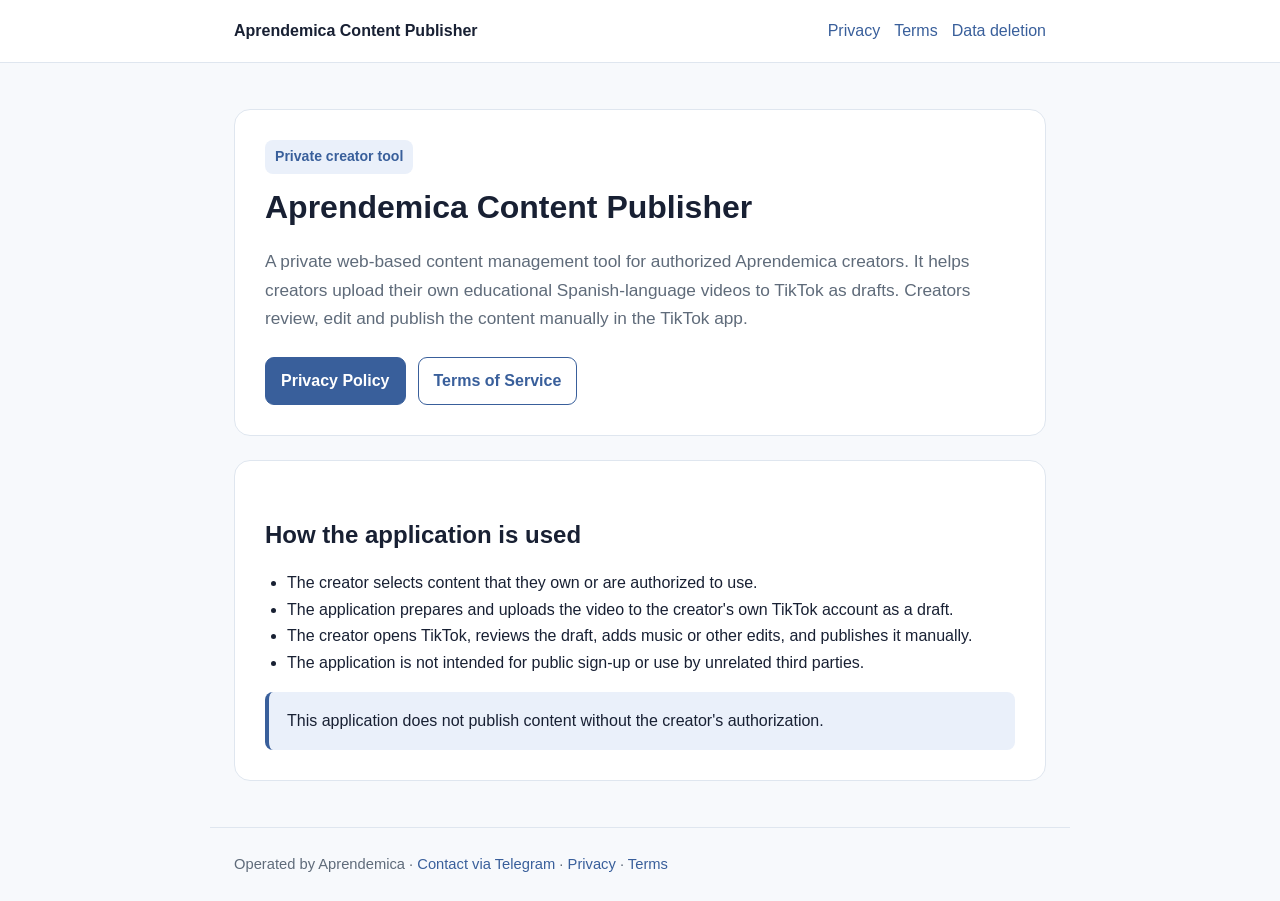
<file: index.html>
<!doctype html>
<html lang="en">
<head>
  <meta charset="utf-8">
  <meta name="viewport" content="width=device-width, initial-scale=1">
  <title>Aprendemica Content Publisher</title>
  <meta name="description" content="A private content management tool for authorized Aprendemica creators.">
  <link rel="stylesheet" href="styles.css">
</head>
<body>
  <header>
    <nav>
      <a class="brand" href="index.html">Aprendemica Content Publisher</a>
      <div class="links">
        <a href="privacy.html">Privacy</a>
        <a href="terms.html">Terms</a>
        <a href="data-deletion.html">Data deletion</a>
      </div>
    </nav>
  </header>

  <main>
    <div class="hero">
      <span class="badge">Private creator tool</span>
      <h1>Aprendemica Content Publisher</h1>
      <p>
        A private web-based content management tool for authorized Aprendemica creators.
        It helps creators upload their own educational Spanish-language videos to TikTok
        as drafts. Creators review, edit and publish the content manually in the TikTok app.
      </p>

      <div class="actions">
        <a class="button primary" href="privacy.html">Privacy Policy</a>
        <a class="button" href="terms.html">Terms of Service</a>
      </div>
    </div>

    <section class="card">
      <h2>How the application is used</h2>
      <ul>
        <li>The creator selects content that they own or are authorized to use.</li>
        <li>The application prepares and uploads the video to the creator's own TikTok account as a draft.</li>
        <li>The creator opens TikTok, reviews the draft, adds music or other edits, and publishes it manually.</li>
        <li>The application is not intended for public sign-up or use by unrelated third parties.</li>
      </ul>

      <div class="notice">
        This application does not publish content without the creator's authorization.
      </div>
    </section>
  </main>

  <footer>
    Operated by Aprendemica ·
    <a href="https://t.me/estrella_moretti">Contact via Telegram</a>
    · <a href="privacy.html">Privacy</a>
    · <a href="terms.html">Terms</a>
  </footer>
</body>
</html>
</file>
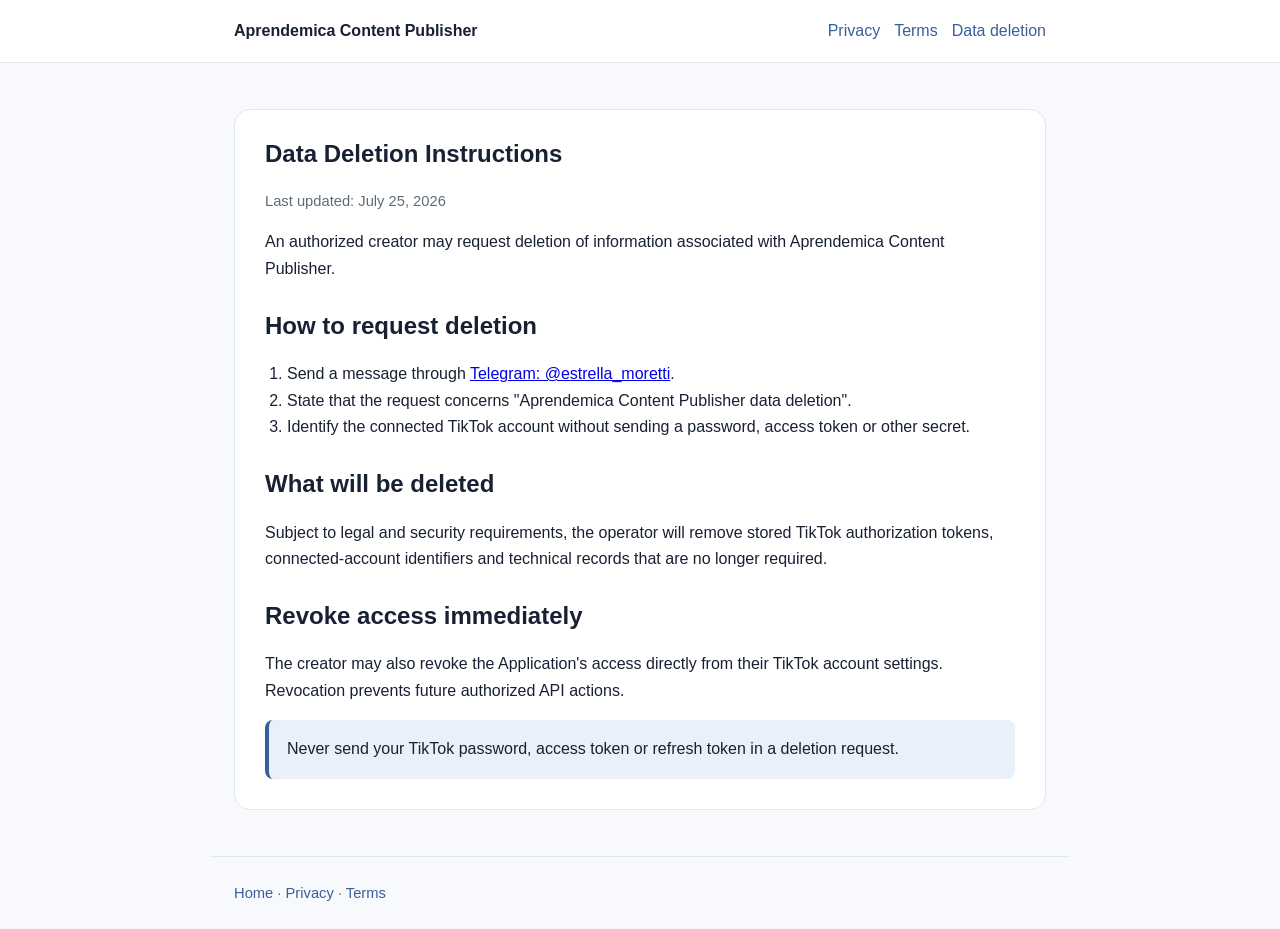
<file: data-deletion.html>
<!doctype html>
<html lang="en">
<head>
  <meta charset="utf-8">
  <meta name="viewport" content="width=device-width, initial-scale=1">
  <title>Data Deletion · Aprendemica Content Publisher</title>
  <meta name="description" content="Data deletion instructions for Aprendemica Content Publisher.">
  <link rel="stylesheet" href="styles.css">
</head>
<body>
  <header>
    <nav>
      <a class="brand" href="index.html">Aprendemica Content Publisher</a>
      <div class="links">
        <a href="privacy.html">Privacy</a>
        <a href="terms.html">Terms</a>
        <a href="data-deletion.html">Data deletion</a>
      </div>
    </nav>
  </header>

  <main>
    <article class="card">
      <h1>Data Deletion Instructions</h1>
      <p class="meta">Last updated: July 25, 2026</p>

      <p>
        An authorized creator may request deletion of information associated
        with Aprendemica Content Publisher.
      </p>

      <h2>How to request deletion</h2>
      <ol>
        <li>
          Send a message through
          <a href="https://t.me/estrella_moretti">Telegram: @estrella_moretti</a>.
        </li>
        <li>
          State that the request concerns "Aprendemica Content Publisher data deletion".
        </li>
        <li>
          Identify the connected TikTok account without sending a password,
          access token or other secret.
        </li>
      </ol>

      <h2>What will be deleted</h2>
      <p>
        Subject to legal and security requirements, the operator will remove
        stored TikTok authorization tokens, connected-account identifiers and
        technical records that are no longer required.
      </p>

      <h2>Revoke access immediately</h2>
      <p>
        The creator may also revoke the Application's access directly from their
        TikTok account settings. Revocation prevents future authorized API actions.
      </p>

      <div class="notice">
        Never send your TikTok password, access token or refresh token in a deletion request.
      </div>
    </article>
  </main>

  <footer>
    <a href="index.html">Home</a>
    · <a href="privacy.html">Privacy</a>
    · <a href="terms.html">Terms</a>
  </footer>
</body>
</html>
</file>
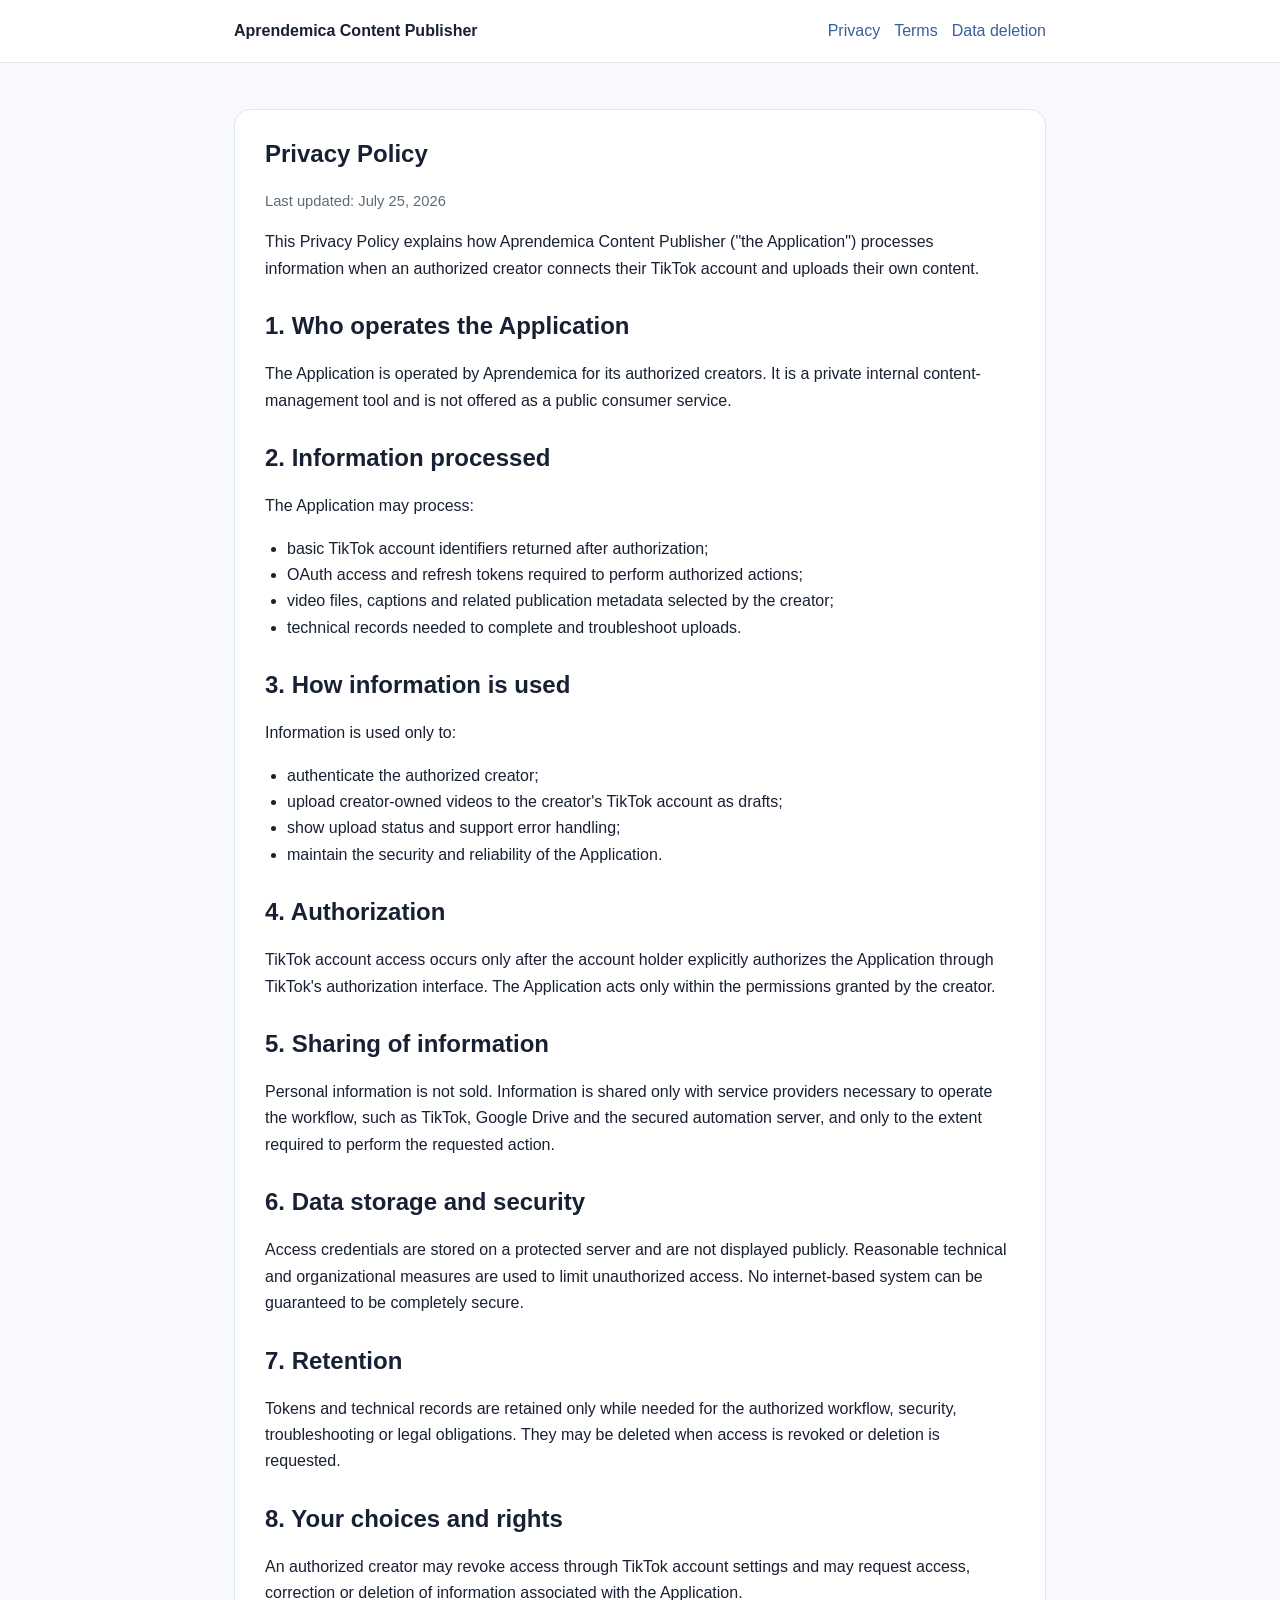
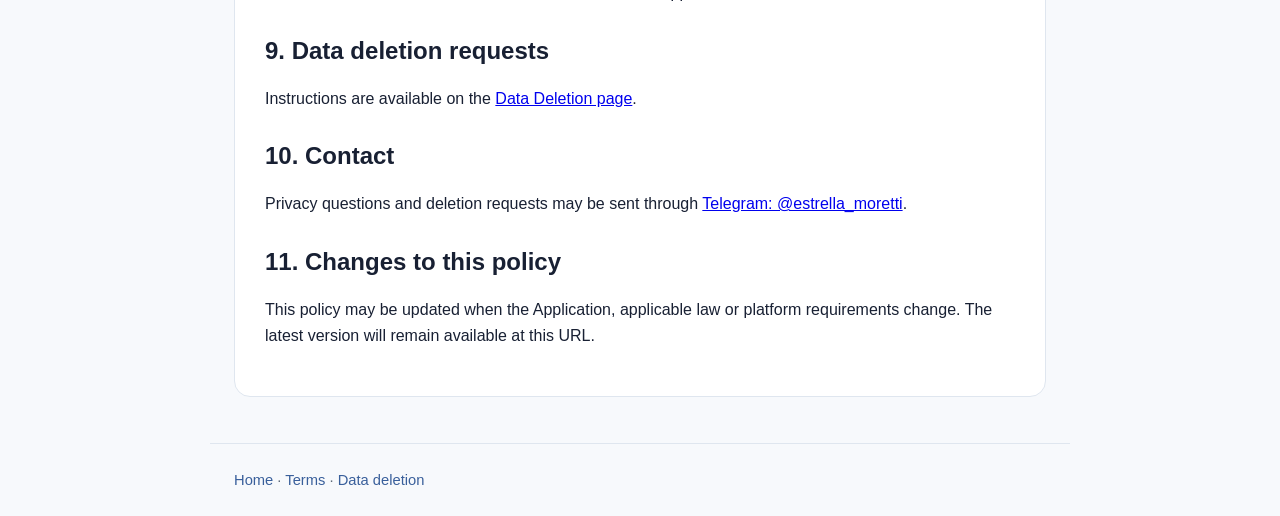
<file: privacy.html>
<!doctype html>
<html lang="en">
<head>
  <meta charset="utf-8">
  <meta name="viewport" content="width=device-width, initial-scale=1">
  <title>Privacy Policy · Aprendemica Content Publisher</title>
  <meta name="description" content="Privacy Policy for Aprendemica Content Publisher.">
  <link rel="stylesheet" href="styles.css">
</head>
<body>
  <header>
    <nav>
      <a class="brand" href="index.html">Aprendemica Content Publisher</a>
      <div class="links">
        <a href="privacy.html">Privacy</a>
        <a href="terms.html">Terms</a>
        <a href="data-deletion.html">Data deletion</a>
      </div>
    </nav>
  </header>

  <main>
    <article class="card">
      <h1>Privacy Policy</h1>
      <p class="meta">Last updated: July 25, 2026</p>

      <p>
        This Privacy Policy explains how Aprendemica Content Publisher
        ("the Application") processes information when an authorized creator
        connects their TikTok account and uploads their own content.
      </p>

      <h2>1. Who operates the Application</h2>
      <p>
        The Application is operated by Aprendemica for its authorized creators.
        It is a private internal content-management tool and is not offered as a
        public consumer service.
      </p>

      <h2>2. Information processed</h2>
      <p>The Application may process:</p>
      <ul>
        <li>basic TikTok account identifiers returned after authorization;</li>
        <li>OAuth access and refresh tokens required to perform authorized actions;</li>
        <li>video files, captions and related publication metadata selected by the creator;</li>
        <li>technical records needed to complete and troubleshoot uploads.</li>
      </ul>

      <h2>3. How information is used</h2>
      <p>Information is used only to:</p>
      <ul>
        <li>authenticate the authorized creator;</li>
        <li>upload creator-owned videos to the creator's TikTok account as drafts;</li>
        <li>show upload status and support error handling;</li>
        <li>maintain the security and reliability of the Application.</li>
      </ul>

      <h2>4. Authorization</h2>
      <p>
        TikTok account access occurs only after the account holder explicitly
        authorizes the Application through TikTok's authorization interface.
        The Application acts only within the permissions granted by the creator.
      </p>

      <h2>5. Sharing of information</h2>
      <p>
        Personal information is not sold. Information is shared only with service
        providers necessary to operate the workflow, such as TikTok, Google Drive
        and the secured automation server, and only to the extent required to
        perform the requested action.
      </p>

      <h2>6. Data storage and security</h2>
      <p>
        Access credentials are stored on a protected server and are not displayed
        publicly. Reasonable technical and organizational measures are used to
        limit unauthorized access. No internet-based system can be guaranteed to
        be completely secure.
      </p>

      <h2>7. Retention</h2>
      <p>
        Tokens and technical records are retained only while needed for the
        authorized workflow, security, troubleshooting or legal obligations.
        They may be deleted when access is revoked or deletion is requested.
      </p>

      <h2>8. Your choices and rights</h2>
      <p>
        An authorized creator may revoke access through TikTok account settings
        and may request access, correction or deletion of information associated
        with the Application.
      </p>

      <h2>9. Data deletion requests</h2>
      <p>
        Instructions are available on the
        <a href="data-deletion.html">Data Deletion page</a>.
      </p>

      <h2>10. Contact</h2>
      <p>
        Privacy questions and deletion requests may be sent through
        <a href="https://t.me/estrella_moretti">Telegram: @estrella_moretti</a>.
      </p>

      <h2>11. Changes to this policy</h2>
      <p>
        This policy may be updated when the Application, applicable law or
        platform requirements change. The latest version will remain available
        at this URL.
      </p>
    </article>
  </main>

  <footer>
    <a href="index.html">Home</a>
    · <a href="terms.html">Terms</a>
    · <a href="data-deletion.html">Data deletion</a>
  </footer>
</body>
</html>
</file>
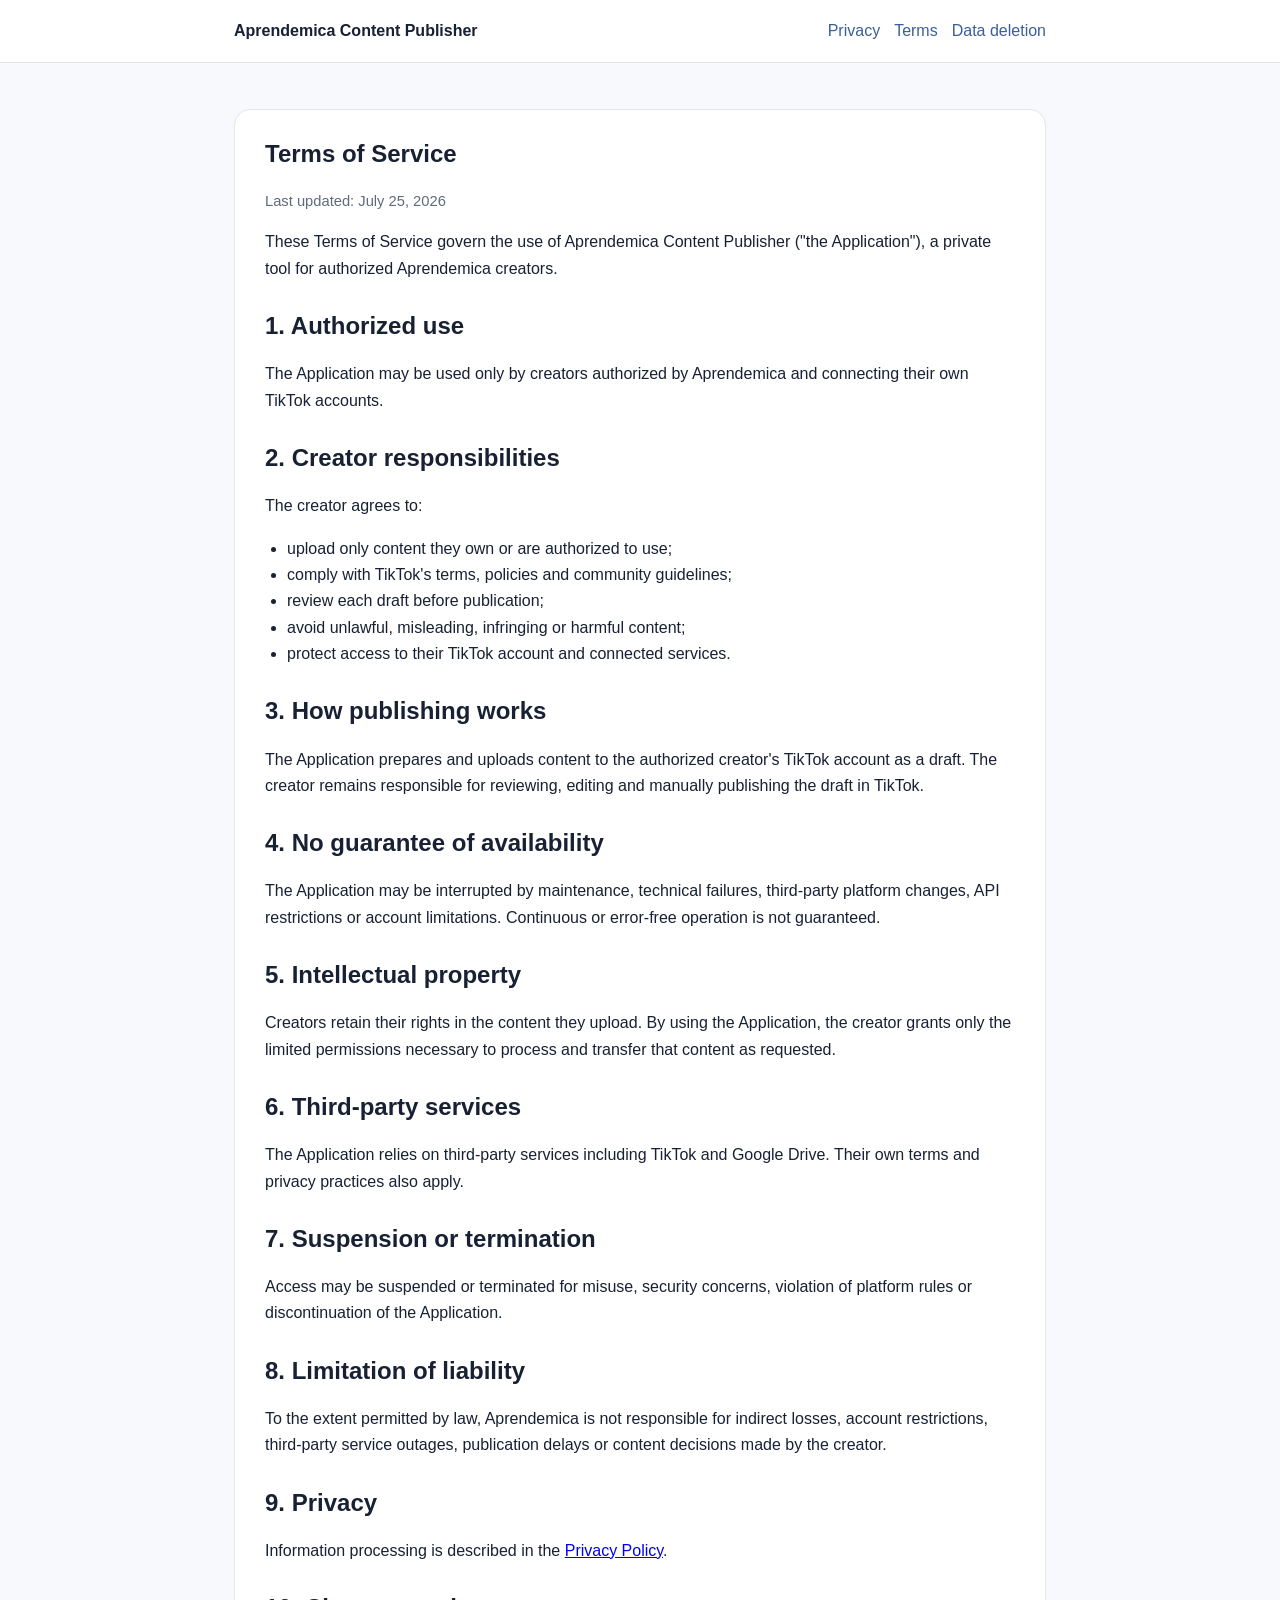
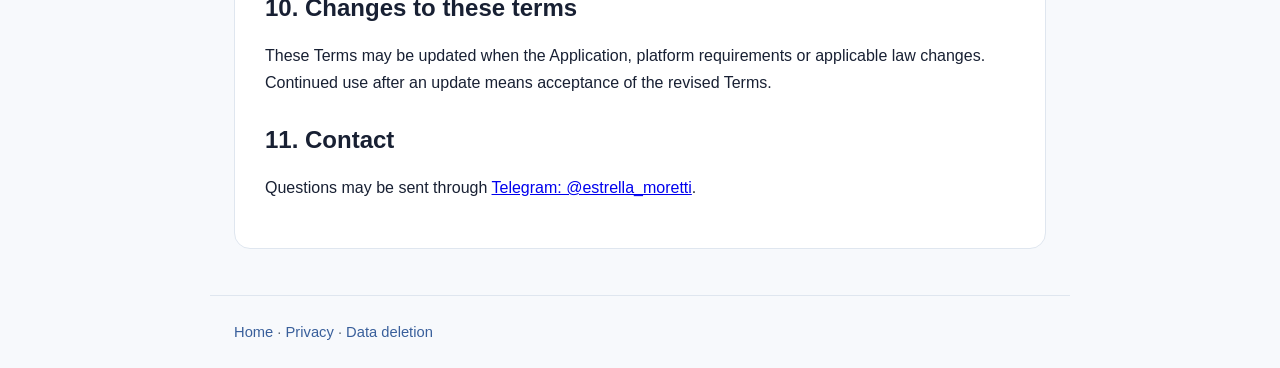
<file: terms.html>
<!doctype html>
<html lang="en">
<head>
  <meta charset="utf-8">
  <meta name="viewport" content="width=device-width, initial-scale=1">
  <title>Terms of Service · Aprendemica Content Publisher</title>
  <meta name="description" content="Terms of Service for Aprendemica Content Publisher.">
  <link rel="stylesheet" href="styles.css">
</head>
<body>
  <header>
    <nav>
      <a class="brand" href="index.html">Aprendemica Content Publisher</a>
      <div class="links">
        <a href="privacy.html">Privacy</a>
        <a href="terms.html">Terms</a>
        <a href="data-deletion.html">Data deletion</a>
      </div>
    </nav>
  </header>

  <main>
    <article class="card">
      <h1>Terms of Service</h1>
      <p class="meta">Last updated: July 25, 2026</p>

      <p>
        These Terms of Service govern the use of Aprendemica Content Publisher
        ("the Application"), a private tool for authorized Aprendemica creators.
      </p>

      <h2>1. Authorized use</h2>
      <p>
        The Application may be used only by creators authorized by Aprendemica
        and connecting their own TikTok accounts.
      </p>

      <h2>2. Creator responsibilities</h2>
      <p>The creator agrees to:</p>
      <ul>
        <li>upload only content they own or are authorized to use;</li>
        <li>comply with TikTok's terms, policies and community guidelines;</li>
        <li>review each draft before publication;</li>
        <li>avoid unlawful, misleading, infringing or harmful content;</li>
        <li>protect access to their TikTok account and connected services.</li>
      </ul>

      <h2>3. How publishing works</h2>
      <p>
        The Application prepares and uploads content to the authorized creator's
        TikTok account as a draft. The creator remains responsible for reviewing,
        editing and manually publishing the draft in TikTok.
      </p>

      <h2>4. No guarantee of availability</h2>
      <p>
        The Application may be interrupted by maintenance, technical failures,
        third-party platform changes, API restrictions or account limitations.
        Continuous or error-free operation is not guaranteed.
      </p>

      <h2>5. Intellectual property</h2>
      <p>
        Creators retain their rights in the content they upload. By using the
        Application, the creator grants only the limited permissions necessary
        to process and transfer that content as requested.
      </p>

      <h2>6. Third-party services</h2>
      <p>
        The Application relies on third-party services including TikTok and
        Google Drive. Their own terms and privacy practices also apply.
      </p>

      <h2>7. Suspension or termination</h2>
      <p>
        Access may be suspended or terminated for misuse, security concerns,
        violation of platform rules or discontinuation of the Application.
      </p>

      <h2>8. Limitation of liability</h2>
      <p>
        To the extent permitted by law, Aprendemica is not responsible for
        indirect losses, account restrictions, third-party service outages,
        publication delays or content decisions made by the creator.
      </p>

      <h2>9. Privacy</h2>
      <p>
        Information processing is described in the
        <a href="privacy.html">Privacy Policy</a>.
      </p>

      <h2>10. Changes to these terms</h2>
      <p>
        These Terms may be updated when the Application, platform requirements
        or applicable law changes. Continued use after an update means acceptance
        of the revised Terms.
      </p>

      <h2>11. Contact</h2>
      <p>
        Questions may be sent through
        <a href="https://t.me/estrella_moretti">Telegram: @estrella_moretti</a>.
      </p>
    </article>
  </main>

  <footer>
    <a href="index.html">Home</a>
    · <a href="privacy.html">Privacy</a>
    · <a href="data-deletion.html">Data deletion</a>
  </footer>
</body>
</html>
</file>
<file: styles.css>
:root {
  --bg: #f7f9fc;
  --card: #ffffff;
  --text: #182033;
  --muted: #5f6b7a;
  --line: #dfe6ef;
  --accent: #395f9b;
  --accent-soft: #eaf0fa;
  --max: 860px;
}

* { box-sizing: border-box; }

body {
  margin: 0;
  background: var(--bg);
  color: var(--text);
  font-family: Inter, -apple-system, BlinkMacSystemFont, "Segoe UI", Arial, sans-serif;
  line-height: 1.65;
}

header {
  border-bottom: 1px solid var(--line);
  background: rgba(255, 255, 255, 0.96);
}

nav {
  max-width: var(--max);
  margin: 0 auto;
  padding: 18px 24px;
  display: flex;
  align-items: center;
  justify-content: space-between;
  gap: 18px;
}

.brand {
  color: var(--text);
  font-weight: 750;
  text-decoration: none;
}

.links {
  display: flex;
  flex-wrap: wrap;
  gap: 14px;
}

.links a,
footer a {
  color: var(--accent);
  text-decoration: none;
}

.links a:hover,
footer a:hover { text-decoration: underline; }

main {
  max-width: var(--max);
  margin: 46px auto;
  padding: 0 24px;
}

.hero,
.card {
  background: var(--card);
  border: 1px solid var(--line);
  border-radius: 16px;
  padding: 30px;
}

.hero h1,
.card h1 {
  margin-top: 0;
  line-height: 1.2;
}

.hero p {
  font-size: 1.08rem;
  color: var(--muted);
}

.badge {
  display: inline-block;
  margin-bottom: 14px;
  padding: 5px 10px;
  border-radius: 8px;
  background: var(--accent-soft);
  color: var(--accent);
  font-size: 0.88rem;
  font-weight: 700;
}

.actions {
  display: flex;
  flex-wrap: wrap;
  gap: 12px;
  margin-top: 24px;
}

.button {
  display: inline-block;
  padding: 10px 15px;
  border: 1px solid var(--accent);
  border-radius: 9px;
  color: var(--accent);
  text-decoration: none;
  font-weight: 650;
}

.button.primary {
  background: var(--accent);
  color: white;
}

section { margin-top: 24px; }

h2 {
  margin-top: 28px;
  line-height: 1.3;
}

ul, ol { padding-left: 22px; }

.notice {
  padding: 16px 18px;
  border-left: 4px solid var(--accent);
  background: var(--accent-soft);
  border-radius: 8px;
}

.meta {
  color: var(--muted);
  font-size: 0.92rem;
}

footer {
  max-width: var(--max);
  margin: 32px auto 0;
  padding: 24px;
  border-top: 1px solid var(--line);
  color: var(--muted);
  font-size: 0.92rem;
}

@media (max-width: 640px) {
  nav {
    align-items: flex-start;
    flex-direction: column;
  }

  main { margin-top: 28px; }

  .hero,
  .card { padding: 22px; }
}
</file>
